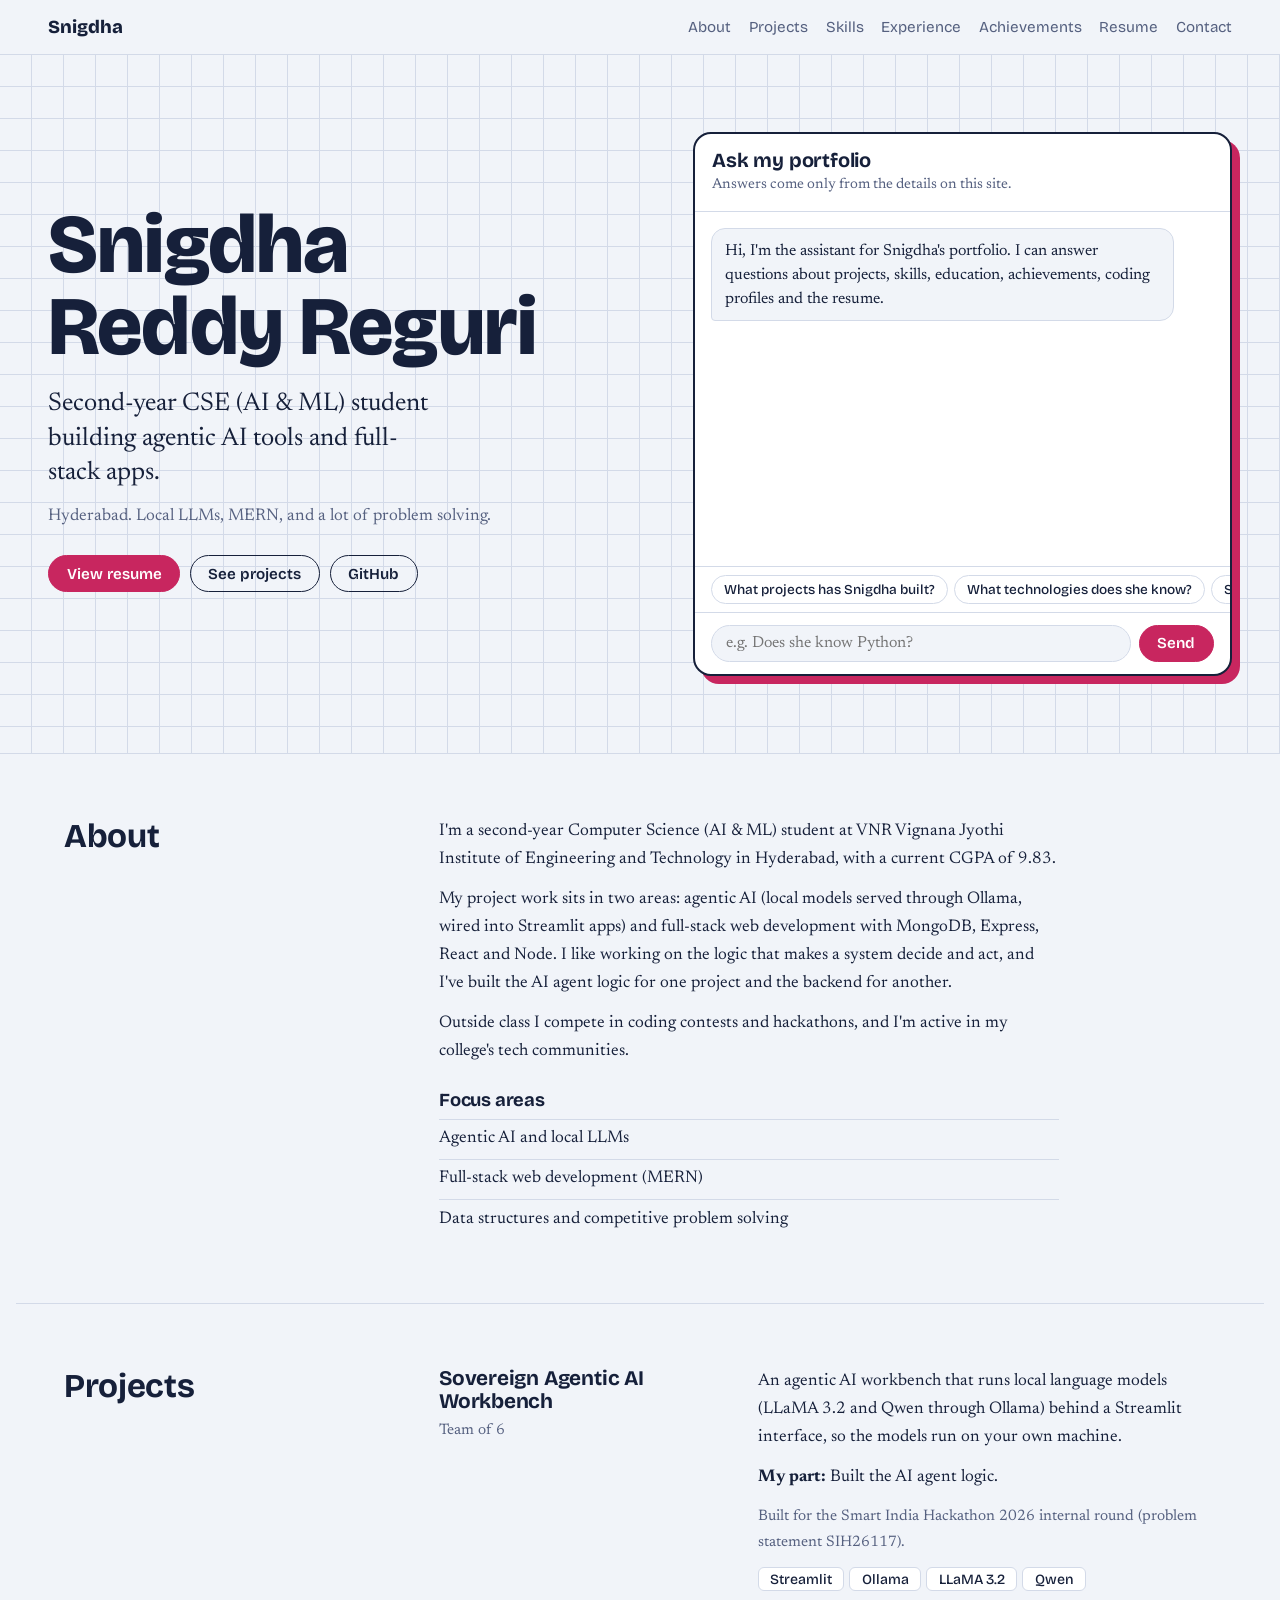
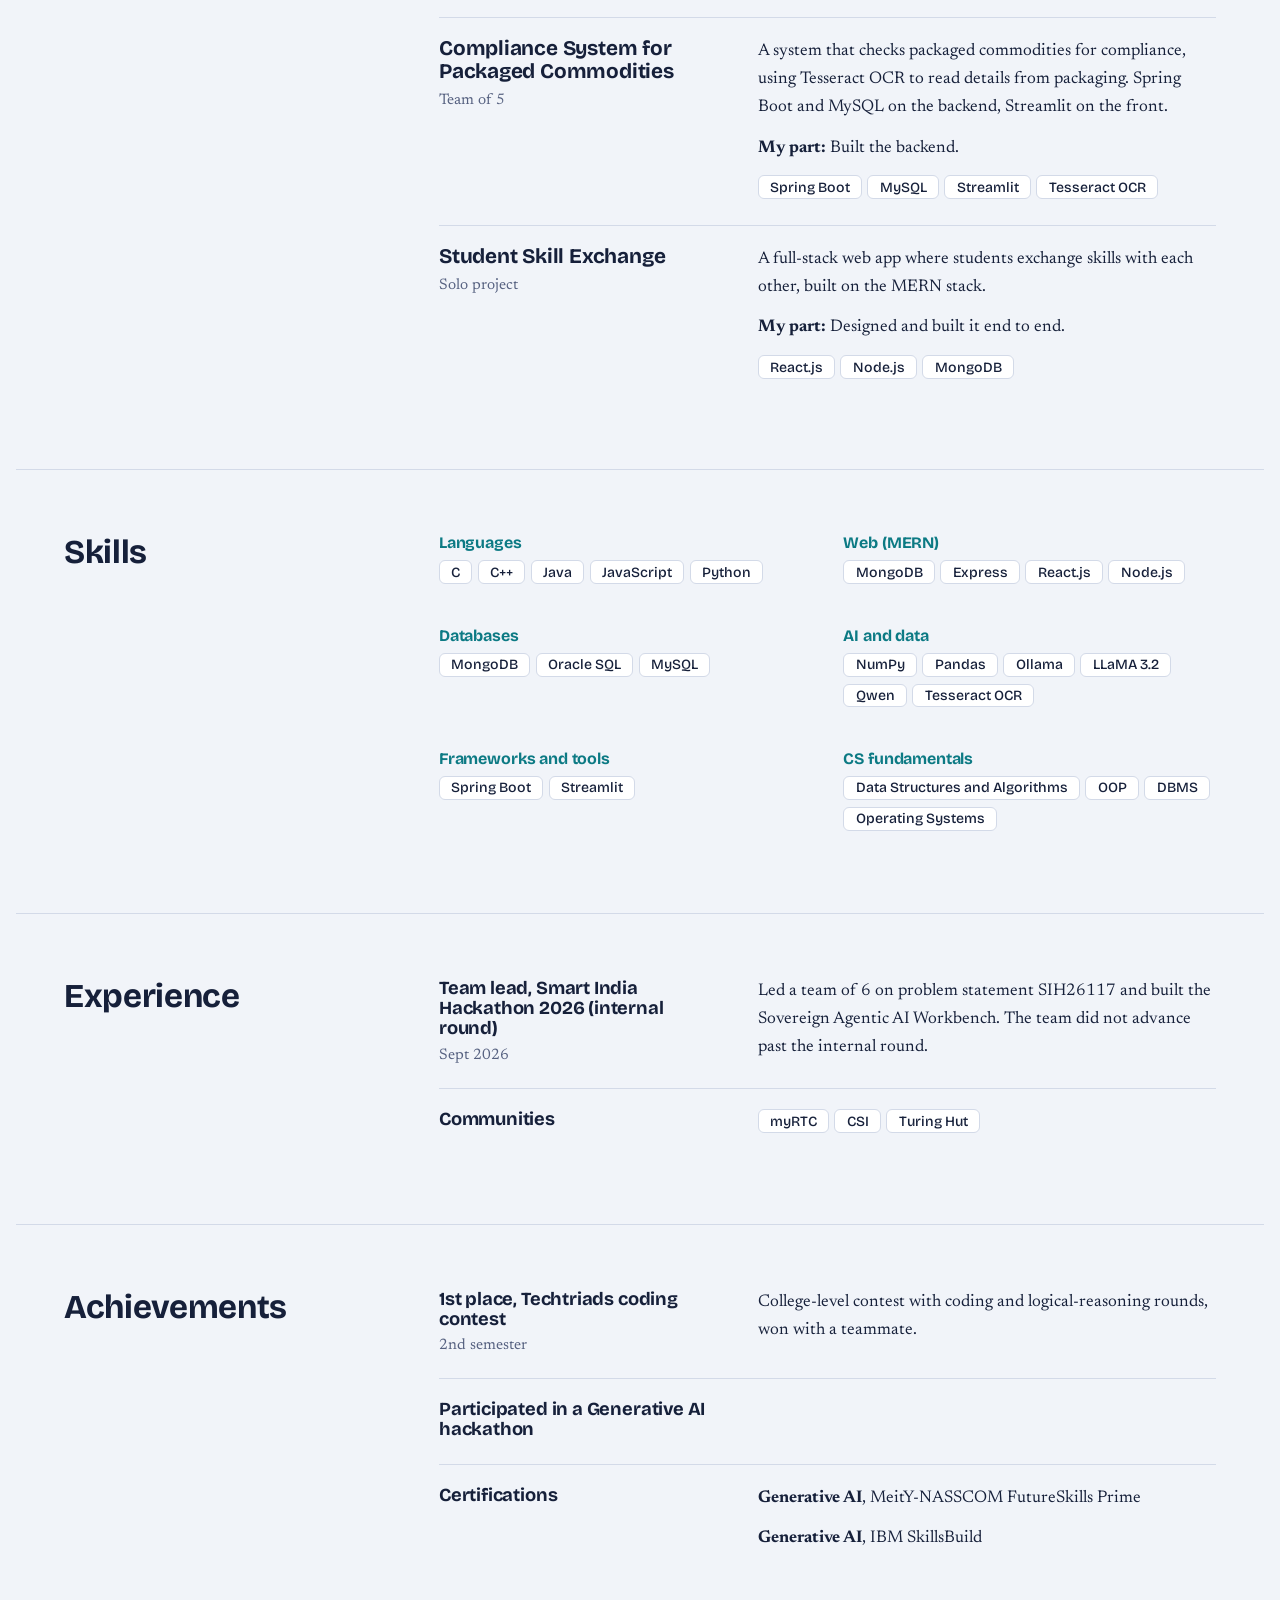
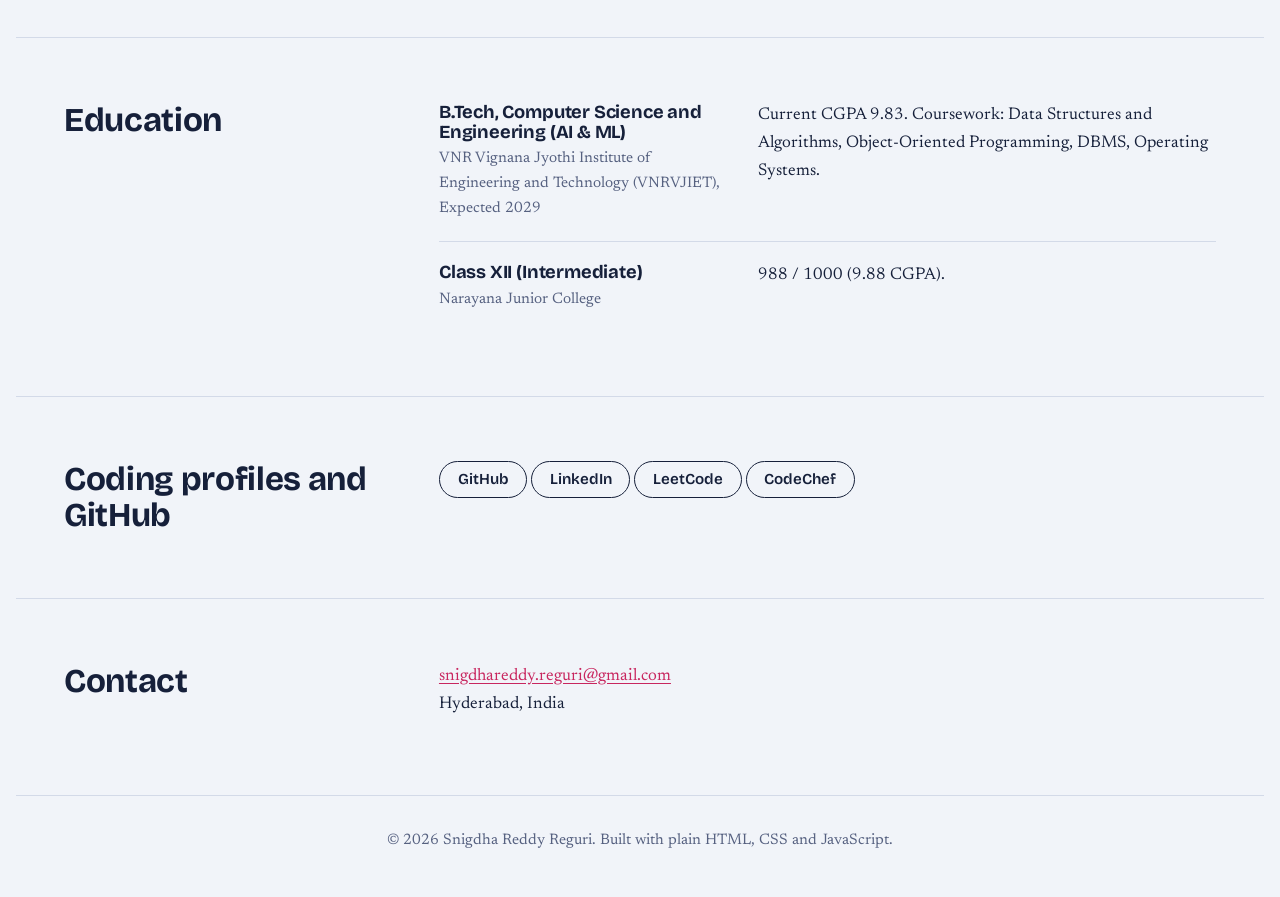
<file: index.html>
<!DOCTYPE html>
<html lang="en">
<head>
  <meta charset="utf-8">
  <meta name="viewport" content="width=device-width, initial-scale=1">
  <title>Snigdha Reddy Reguri | Portfolio</title>
  <meta name="description" content="Portfolio of Snigdha Reddy Reguri, B.Tech CSE (AI & ML) student building agentic AI tools and full-stack apps. Includes a chatbot you can ask about her work.">
  <link rel="preconnect" href="https://fonts.googleapis.com">
  <link rel="preconnect" href="https://fonts.gstatic.com" crossorigin>
  <link href="https://fonts.googleapis.com/css2?family=Bricolage+Grotesque:opsz,wght@12..96,400..800&family=Newsreader:ital,opsz,wght@0,6..72,400..600;1,6..72,400&display=swap" rel="stylesheet">
  <link rel="stylesheet" href="css/style.css">
</head>
<body>
  <a class="skip" href="#about">Skip to content</a>

  <header class="nav">
    <a class="brand" href="#top">Snigdha</a>
    <nav aria-label="Sections">
      <a href="#about">About</a>
      <a href="#projects">Projects</a>
      <a href="#skills">Skills</a>
      <a href="#experience">Experience</a>
      <a href="#achievements">Achievements</a>
      <a href="resume.html">Resume</a>
      <a href="#contact">Contact</a>
    </nav>
  </header>

  <main id="top">
    <section class="hero">
      <div class="hero-text">
        <h1>Snigdha Reddy Reguri</h1>
        <p class="lede">Second-year CSE (AI &amp; ML) student building agentic AI tools and full-stack apps.</p>
        <p class="sub">Hyderabad. Local LLMs, MERN, and a lot of problem solving.</p>
        <p id="hero-links" class="actions">
          <a class="btn primary" href="resume.html">View resume</a>
          <a class="btn" href="#projects">See projects</a>
        </p>
      </div>

      <aside class="chat" aria-labelledby="chat-title">
        <div class="chat-head">
          <h2 id="chat-title">Ask my portfolio</h2>
          <p>Answers come only from the details on this site.</p>
        </div>
        <div id="chat-log" class="chat-log" role="log" aria-live="polite" aria-label="Conversation"></div>
        <div id="chat-chips" class="chat-chips" aria-label="Suggested questions"></div>
        <form id="chat-form" class="chat-form" autocomplete="off">
          <label class="sr" for="chat-input">Ask a question about Snigdha</label>
          <input id="chat-input" type="text" placeholder="e.g. Does she know Python?" maxlength="200">
          <button type="submit" class="btn primary">Send</button>
        </form>
      </aside>
    </section>

    <section id="about" class="block">
      <h2>About</h2>
      <div id="about-body" class="body prose"></div>
    </section>

    <section id="projects" class="block">
      <h2>Projects</h2>
      <div id="projects-body" class="body"></div>
    </section>

    <section id="skills" class="block">
      <h2>Skills</h2>
      <div id="skills-body" class="body skills"></div>
    </section>

    <section id="experience" class="block">
      <h2>Experience</h2>
      <div id="experience-body" class="body"></div>
    </section>

    <section id="achievements" class="block">
      <h2>Achievements</h2>
      <div id="achievements-body" class="body"></div>
    </section>

    <section id="education" class="block">
      <h2>Education</h2>
      <div id="education-body" class="body"></div>
    </section>

    <section id="profiles" class="block">
      <h2>Coding profiles and GitHub</h2>
      <div id="profiles-body" class="body"></div>
    </section>

    <section id="contact" class="block">
      <h2>Contact</h2>
      <div id="contact-body" class="body"></div>
    </section>
  </main>

  <footer class="foot">
    <p>&copy; <span id="year"></span> Snigdha Reddy Reguri. Built with plain HTML, CSS and JavaScript.</p>
  </footer>

  <script src="js/data.js"></script>
  <script src="js/chatbot.js"></script>
  <script src="js/main.js"></script>
</body>
</html>
</file>
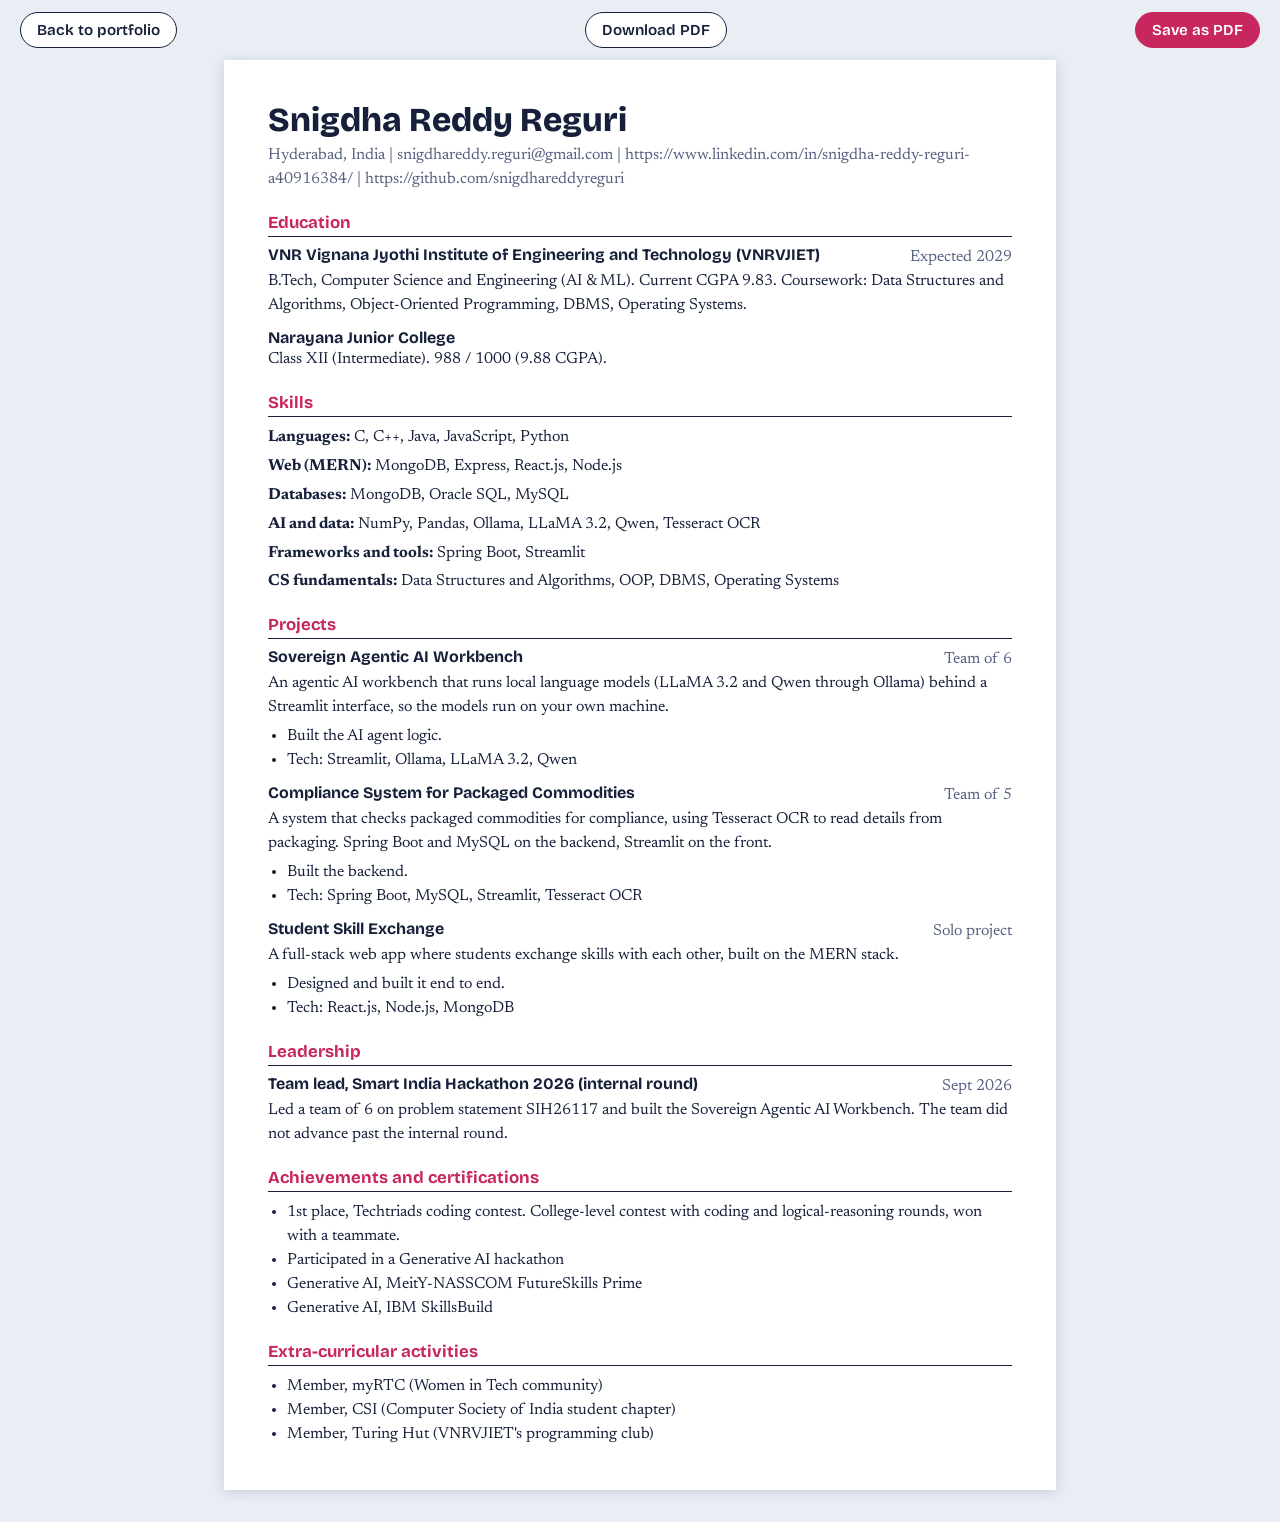
<file: resume.html>
<!DOCTYPE html>
<html lang="en">
<head>
  <meta charset="utf-8">
  <meta name="viewport" content="width=device-width, initial-scale=1">
  <title>Resume | Snigdha Reddy Reguri</title>
  <link rel="preconnect" href="https://fonts.googleapis.com">
  <link rel="preconnect" href="https://fonts.gstatic.com" crossorigin>
  <link href="https://fonts.googleapis.com/css2?family=Bricolage+Grotesque:opsz,wght@12..96,400..800&family=Newsreader:ital,opsz,wght@0,6..72,400..600;1,6..72,400&display=swap" rel="stylesheet">
  <style>
    :root { --ink: #16203a; --muted: #566180; --line: #cfd6e4; --accent: #c8265f; }
    * { box-sizing: border-box; }
    body { margin: 0; background: #e9edf4; color: var(--ink); font: 400 1rem/1.5 "Newsreader", Georgia, serif; }
    .bar { display: flex; justify-content: space-between; align-items: center; gap: 1rem; padding: 0.75rem 1.25rem; font-family: "Bricolage Grotesque", sans-serif; }
    .bar a, .bar button { font: 600 0.95rem "Bricolage Grotesque", sans-serif; color: var(--ink); text-decoration: none; padding: 0.5rem 1rem; border: 1.5px solid var(--ink); border-radius: 999px; background: #fff; cursor: pointer; }
    .bar .primary { background: var(--accent); border-color: var(--accent); color: #fff; }
    .page { max-width: 52rem; margin: 0 auto 2rem; background: #fff; padding: clamp(1.25rem, 4vw, 2.75rem); box-shadow: 0 2px 12px rgba(22, 32, 58, 0.15); }
    h1 { font: 800 2.1rem/1 "Bricolage Grotesque", sans-serif; margin: 0 0 0.35rem; }
    h2 { font: 700 1.05rem "Bricolage Grotesque", sans-serif; margin: 1.3rem 0 0.5rem; padding-bottom: 0.2rem; border-bottom: 1.5px solid var(--ink); color: var(--accent); }
    h3 { font: 700 1rem "Bricolage Grotesque", sans-serif; margin: 0; }
    p { margin: 0 0 0.3rem; }
    .contact { color: var(--muted); }
    .item { margin-bottom: 0.7rem; }
    .item .top { display: flex; justify-content: space-between; gap: 1rem; flex-wrap: wrap; }
    .when { color: var(--muted); }
    ul { margin: 0.2rem 0 0; padding-left: 1.2rem; }
    @media print {
      body { background: #fff; } .bar { display: none; }
      .page { box-shadow: none; margin: 0; padding: 0; max-width: none; }
      @page { margin: 14mm; }
    }
  </style>
</head>
<body>
  <div class="bar">
    <a href="index.html">Back to portfolio</a>
    <span id="pdf-link"></span>
    <button class="primary" onclick="window.print()">Save as PDF</button>
  </div>
  <main class="page" id="resume"></main>

  <script src="js/data.js"></script>
  <script>
    (function () {
      const P = window.PROFILE, L = P.links;
      const esc = (s) => String(s).replace(/[&<>"]/g, (c) => ({ "&": "&amp;", "<": "&lt;", ">": "&gt;", '"': "&quot;" }[c]));
      const item = (title, when, body) =>
        `<div class="item"><div class="top"><h3>${esc(title)}</h3>${when ? `<span class="when">${esc(when)}</span>` : ""}</div>${body || ""}</div>`;

      const contact = [P.location, L.email, L.phone, L.linkedin, L.github].filter(Boolean).map(esc).join(" | ");

      document.getElementById("resume").innerHTML = `
        <h1>${esc(P.name)}</h1>
        <p class="contact">${contact}</p>

        <h2>Education</h2>
        ${P.education.map((e) => item(e.school, e.period, `<p>${esc(e.degree)}. ${esc(e.detail)}</p>`)).join("")}

        <h2>Skills</h2>
        ${P.skills.map((g) => `<p><b>${esc(g.group)}:</b> ${g.items.map(esc).join(", ")}</p>`).join("")}

        <h2>Projects</h2>
        ${P.projects
          .map((p) =>
            item(
              p.name,
              p.team,
              `<p>${esc(p.summary)}</p><ul><li>${esc(p.role)}</li><li>Tech: ${p.stack.map(esc).join(", ")}</li></ul>`
            )
          )
          .join("")}

        <h2>Leadership</h2>
        ${P.leadership.map((l) => item(l.title, l.when, `<p>${esc(l.detail)}</p>`)).join("")}

        <h2>Achievements and certifications</h2>
        <ul>
          ${P.achievements.map((x) => `<li>${esc(x.title)}${x.detail ? ". " + esc(x.detail) : ""}</li>`).join("")}
          ${P.certifications.map((c) => `<li>${esc(c.title)}, ${esc(c.issuer)}</li>`).join("")}
        </ul>

        <h2>Extra-curricular activities</h2>
        <ul>${P.communities.map((c) => `<li>Member, ${esc(c.name)} (${esc(c.detail)})</li>`).join("")}</ul>`;

      if (P.resume.pdf) document.getElementById("pdf-link").innerHTML = `<a href="${esc(P.resume.pdf)}" download>Download PDF</a>`;
    })();
  </script>
</body>
</html>
</file>
<file: css/style.css>
:root {
  --paper: #f1f4f9;
  --card: #ffffff;
  --ink: #16203a;
  --muted: #566180;
  --line: #d3dae8;
  --accent: #c8265f;
  --accent-ink: #ffffff;
  --teal: #0c7a84;
  --mark: #ffe27a;
  --display: "Bricolage Grotesque", system-ui, sans-serif;
  --text: "Newsreader", Georgia, serif;
}
@media (prefers-color-scheme: dark) {
  :root:not([data-theme="light"]) {
    --paper: #0f1527; --card: #19213a; --ink: #e8ecf7; --muted: #9aa5c4;
    --line: #2b3558; --accent: #ff6b9a; --accent-ink: #1a0b13; --teal: #4fd1da; --mark: #5b4b12;
  }
}

*, *::before, *::after { box-sizing: border-box; }
html { scroll-behavior: smooth; scroll-padding-top: 4.5rem; }
body {
  margin: 0; background: var(--paper); color: var(--ink);
  font: 400 1.0625rem/1.65 var(--text);
  -webkit-font-smoothing: antialiased;
}
a { color: var(--accent); text-underline-offset: 3px; }
a:hover { color: var(--teal); }
:focus-visible { outline: 3px solid var(--teal); outline-offset: 2px; border-radius: 4px; }
h1, h2, h3 { font-family: var(--display); line-height: 1.1; margin: 0; letter-spacing: -0.01em; }
p { margin: 0 0 0.75rem; }
code { font-size: 0.9em; background: var(--line); padding: 0.1em 0.35em; border-radius: 3px; }
.sr { position: absolute; width: 1px; height: 1px; overflow: hidden; clip: rect(0 0 0 0); white-space: nowrap; }
.skip { position: absolute; left: -999px; top: 0.5rem; background: var(--ink); color: var(--paper); padding: 0.5rem 1rem; z-index: 20; }
.skip:focus { left: 0.5rem; }

/* nav */
.nav {
  position: sticky; top: 0; z-index: 10; display: flex; justify-content: space-between; align-items: center; gap: 1rem;
  padding: 0.75rem clamp(1rem, 4vw, 3rem);
  background: color-mix(in srgb, var(--paper) 88%, transparent); backdrop-filter: blur(8px);
  border-bottom: 1px solid var(--line); font-family: var(--display);
}
.brand { font-weight: 800; font-size: 1.15rem; color: var(--ink); text-decoration: none; }
.nav nav { display: flex; flex-wrap: wrap; gap: 0.25rem 1.1rem; font-size: 0.95rem; }
.nav nav a { color: var(--muted); text-decoration: none; }
.nav nav a:hover { color: var(--accent); }

/* buttons and chips */
.btn {
  display: inline-block; font: 600 0.95rem var(--display); padding: 0.55rem 1.1rem; border-radius: 999px;
  border: 1.5px solid var(--ink); color: var(--ink); background: transparent; text-decoration: none; cursor: pointer;
}
.btn:hover { background: var(--ink); color: var(--paper); }
.btn.primary { background: var(--accent); border-color: var(--accent); color: var(--accent-ink); }
.btn.primary:hover { background: var(--ink); border-color: var(--ink); color: var(--paper); }
.chip {
  display: inline-block; font: 500 0.88rem var(--display); padding: 0.15rem 0.7rem; margin: 0 0.35rem 0.4rem 0;
  border: 1px solid var(--line); border-radius: 6px; background: var(--card); color: var(--ink);
}

/* hero */
.hero {
  display: grid; grid-template-columns: minmax(0, 1.1fr) minmax(0, 1fr); gap: clamp(1.5rem, 4vw, 4rem); align-items: center;
  padding: clamp(2rem, 6vw, 5rem) clamp(1rem, 4vw, 3rem);
  background-image:
    linear-gradient(var(--line) 1px, transparent 1px), linear-gradient(90deg, var(--line) 1px, transparent 1px);
  background-size: 32px 32px; background-position: -1px -1px;
  border-bottom: 1px solid var(--line);
}
.hero h1 { font-size: clamp(2.6rem, 6.5vw, 5.2rem); font-weight: 800; line-height: 0.98; margin-bottom: 1.25rem; text-wrap: balance; }
.hero .lede { font-size: clamp(1.2rem, 2.2vw, 1.6rem); max-width: 28ch; line-height: 1.35; }
.hero .sub { color: var(--muted); }
.actions { display: flex; flex-wrap: wrap; gap: 0.6rem; margin-top: 1.5rem; }

/* chat — the one loud element */
.chat {
  background: var(--card); border: 2px solid var(--ink); border-radius: 18px; box-shadow: 8px 8px 0 var(--accent);
  display: flex; flex-direction: column; height: min(34rem, 80vh); overflow: hidden;
}
.chat-head { padding: 0.9rem 1.1rem; border-bottom: 1px solid var(--line); }
.chat-head h2 { font-size: 1.25rem; }
.chat-head p { margin: 0.15rem 0 0; font-size: 0.9rem; color: var(--muted); }
.chat-log { flex: 1; overflow-y: auto; padding: 1rem; display: flex; flex-direction: column; gap: 0.6rem; font-size: 1rem; line-height: 1.5; }
.msg { max-width: 92%; padding: 0.6rem 0.85rem; border-radius: 14px; }
.msg p { margin: 0 0 0.5rem; } .msg p:last-child { margin: 0; }
.msg ul { margin: 0.2rem 0 0; padding-left: 1.1rem; } .msg li { margin-bottom: 0.3rem; }
.msg.bot { background: var(--paper); border: 1px solid var(--line); border-bottom-left-radius: 4px; align-self: flex-start; }
.msg.user { background: var(--ink); color: var(--paper); border-bottom-right-radius: 4px; align-self: flex-end; }
.msg.typing { display: flex; gap: 4px; padding: 0.8rem 0.9rem; }
.msg.typing span { width: 7px; height: 7px; border-radius: 50%; background: var(--muted); animation: blink 1s infinite; }
.msg.typing span:nth-child(2) { animation-delay: 0.15s; } .msg.typing span:nth-child(3) { animation-delay: 0.3s; }
@keyframes blink { 0%, 80%, 100% { opacity: 0.25; } 40% { opacity: 1; } }
.chat-chips { display: flex; gap: 0.4rem; overflow-x: auto; padding: 0.5rem 1rem; border-top: 1px solid var(--line); scrollbar-width: thin; }
.suggest {
  flex: none; font: 500 0.85rem var(--display); padding: 0.3rem 0.75rem; border-radius: 999px; cursor: pointer;
  border: 1px solid var(--line); background: var(--card); color: var(--ink);
}
.suggest:hover { border-color: var(--accent); color: var(--accent); }
.chat-form { display: flex; gap: 0.5rem; padding: 0.75rem 1rem; border-top: 1px solid var(--line); }
.chat-form input {
  flex: 1; min-width: 0; font: 1rem var(--text); padding: 0.55rem 0.9rem; border-radius: 999px;
  border: 1.5px solid var(--line); background: var(--paper); color: var(--ink);
}
.chat-form input:focus { border-color: var(--teal); outline: none; box-shadow: 0 0 0 3px color-mix(in srgb, var(--teal) 30%, transparent); }

/* sections */
.block {
  display: grid; grid-template-columns: minmax(0, 1fr) minmax(0, 2.4fr); gap: 1rem clamp(1.5rem, 4vw, 4rem);
  padding: clamp(2rem, 5vw, 4rem) clamp(1rem, 4vw, 3rem); border-bottom: 1px solid var(--line);
  max-width: 78rem; margin: 0 auto;
}
.block > h2 { font-size: clamp(1.5rem, 2.6vw, 2.1rem); align-self: start; position: sticky; top: 5rem; }
.block h3 { font-size: 1.15rem; margin-bottom: 0.25rem; }
.prose { max-width: 62ch; }
.prose h3 { margin-top: 1.5rem; }
.plain { list-style: none; padding: 0; margin: 0.5rem 0 0; }
.plain li { padding: 0.35rem 0; border-top: 1px solid var(--line); }
.meta { color: var(--muted); font-size: 0.95rem; }

.row { display: grid; grid-template-columns: minmax(0, 1fr) minmax(0, 1.6fr); gap: 0.5rem 2rem; padding: 1.25rem 0; border-top: 1px solid var(--line); }
.row:first-child { border-top: 0; padding-top: 0; }
.row p:last-child { margin-bottom: 0; }
.row-head p { margin-bottom: 0.15rem; }
.project h3 { font-size: 1.3rem; }

.skills { display: grid; grid-template-columns: repeat(auto-fill, minmax(15rem, 1fr)); gap: 1.5rem 2rem; }
.skill-group h3 { font-size: 1rem; color: var(--teal); margin-bottom: 0.5rem; }

.foot { padding: 2rem clamp(1rem, 4vw, 3rem); color: var(--muted); text-align: center; font-size: 0.95rem; }

/* responsive */
@media (max-width: 900px) {
  .hero { grid-template-columns: 1fr; }
  .block { grid-template-columns: 1fr; }
  .block > h2 { position: static; }
  .row { grid-template-columns: 1fr; }
  .nav { flex-direction: column; align-items: flex-start; gap: 0.35rem; }
}
@media (prefers-reduced-motion: reduce) {
  html { scroll-behavior: auto; }
  .msg.typing span { animation: none; opacity: 0.6; }
}
</file>
